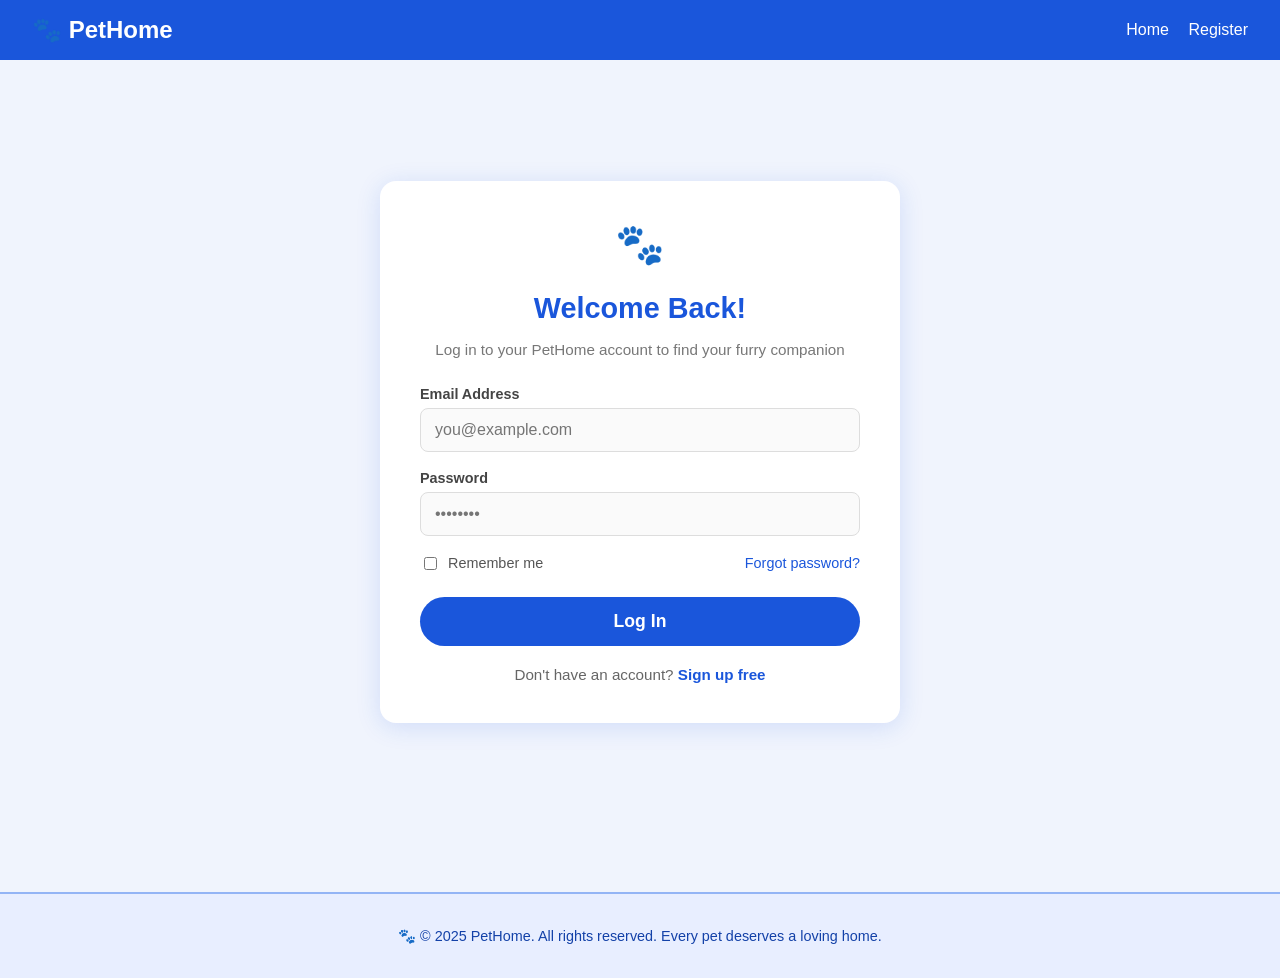
<file: login.html>
<!DOCTYPE html>
<html lang="en">
<head>
  <meta charset="UTF-8">
  <meta name="viewport" content="width=device-width, initial-scale=1.0">
  <title>PetHome - Login</title>
  <link rel="stylesheet" href="style.css">
</head>
<body>
  <header>
    <div class="logo">🐾 PetHome</div>
    <nav>
      <a href="index.html" title="Go to Home">Home</a>
      <a href="register.html" title="Go to Register">Register</a>
    </nav>
  </header>

  <main class="login-container">
    <div class="login-card">
      <div class="login-icon">🐾</div>
      <h2>Welcome Back!</h2>
      <p>Log in to your PetHome account to find your furry companion</p>

      <form action="/login" method="POST" class="login-form">
        <div class="form-group">
          <label for="email">Email Address</label>
          <input
            type="email"
            id="email"
            name="email"
            placeholder="you@example.com"
            required
            autocomplete="email"
          >
        </div>

        <div class="form-group">
          <label for="password">Password</label>
          <input
            type="password"
            id="password"
            name="password"
            placeholder="••••••••"
            required
            autocomplete="current-password"
          >
        </div>

        <div class="form-options">
          <label class="checkbox-label">
            <input type="checkbox" name="remember" id="remember">
            <span>Remember me</span>
          </label>
          <a href="#" class="forgot-link">Forgot password?</a>
        </div>

        <button type="submit" class="login-btn">Log In</button>
      </form>

      <div class="signup-link">
        Don't have an account? <a href="register.html">Sign up free</a>
      </div>
    </div>
  </main>

  <footer>
    <p>🐾 &copy; 2025 PetHome. All rights reserved. Every pet deserves a loving home.</p>
  </footer>
</body>
</html>
</file>
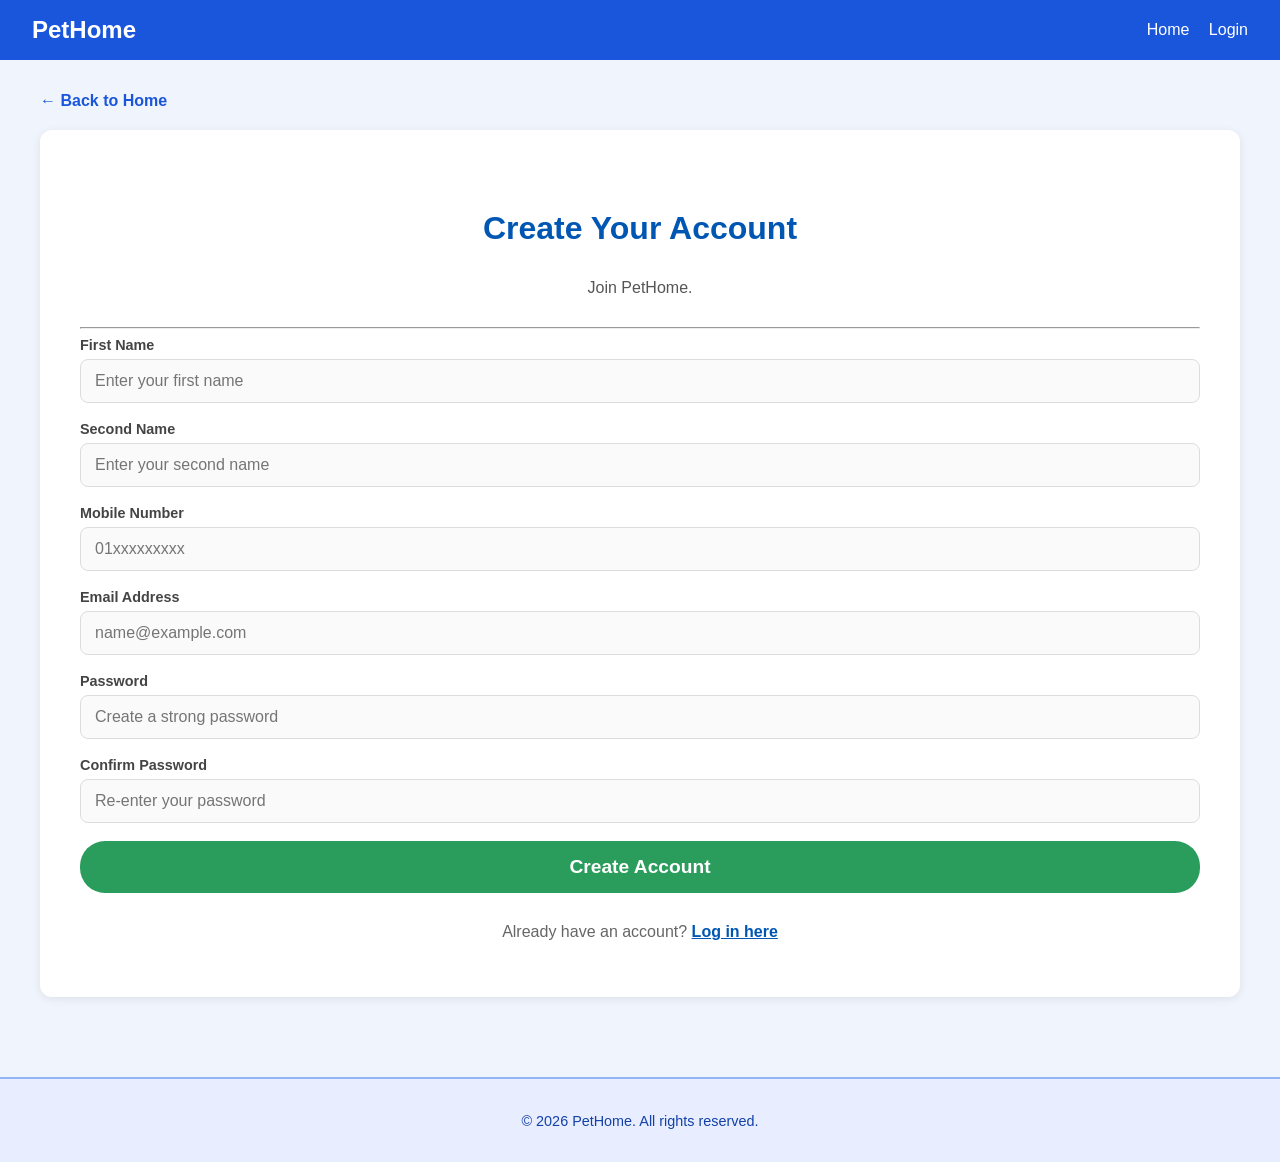
<file: register.html>
<!DOCTYPE html>
<html lang="en">
<head>
    <meta charset="UTF-8">
    <meta name="viewport" content="width=device-width, initial-scale=1.0">
    <title>Register - PetHome</title>
    <link rel="stylesheet" href="style.css">
</head>
<body>

    <header>
        <div class="logo">PetHome</div>
        <nav>
      <a href="index.html" title="Go to Home">Home</a>
      <a href="login.html" title="Go to Login">Login</a>
        </nav>
    </header>

    <main>
        
        <a href="index.html" class="back-link">← Back to Home</a>

        <div class="job-details-container">
            <h1 style="color: #0056b3; text-align: center;">Create Your Account</h1>
            
            <p style="text-align: center; color: #555; margin-bottom: 30px;">
                Join PetHome.
            </p>
            
            <hr>

            <form id="register-form">
                <div class="form-group">
                    <label>First Name</label>
                    <input type="text" placeholder="Enter your first name" required>
                </div>

                <div class="form-group">
                    <label>Second Name</label>
                    <input type="text" placeholder="Enter your second name" required>
                </div>

            

                <div class="form-group">
                    <label>Mobile Number</label>
                    <input 
                        type="tel" 
                        placeholder="01xxxxxxxxx" 
                        maxlength="11" 
                        oninput="this.value = this.value.replace(/[^0-9]/g, '')" 
                        required>
                </div>

                <div class="form-group">
                    <label>Email Address</label>
                    <input type="email" placeholder="name@example.com" required>
                </div>

                <div class="form-group">
                    <label>Password</label>
                    <input 
                        type="password" 
                        placeholder="Create a strong password" 
                        minlength="8" 
                        required>
                </div>

                <div class="form-group">
                    <label>Confirm Password</label>
                    <input 
                        type="password" 
                        placeholder="Re-enter your password" 
                        minlength="8" 
                        required>
                </div>

        

                <button type="submit" class="apply-btn">Create Account</button>
            </form>

            <p style="text-align: center; margin-top: 30px; color: #666;">
                Already have an account? <a href="login.html" style="color: #0056b3; font-weight: bold;">Log in here</a>
            </p>
        </div>
    </main>

    <footer>
        <p>&copy; 2026 PetHome. All rights reserved.</p>
    </footer>

    <script>
        document.getElementById('register-form').addEventListener('submit', function(e) {
            e.preventDefault();

            const password = this.querySelector('input[type="password"]').value;
            const confirmPassword = this.querySelectorAll('input[type="password"]')[1].value;

            if (password !== confirmPassword) {
                alert("Passwords do not match. Please try again.");
                return;
            }

        
            alert("Registration Successful!\nWelcome to HireHub. You can now log in.");
            
            window.location.href = "login.html";
        });
    </script>

</body>
</html>
</file>
<file: style.css>
body {
    font-family: Arial, sans-serif;
    margin: 0;
    padding: 0;
    background-color: #f0f4fd;
}

header {
    background-color: #1a56db;
    color: white;
    padding: 1rem 2rem;
    display: flex;
    justify-content: space-between;
    align-items: center;
}

.logo {
    font-size: 1.5rem;
    font-weight: bold;
    background: none;
    padding: 0;
}

nav a {
    color: white;
    text-decoration: none;
    margin-left: 15px;
    font-size: 1rem;
}

nav a:hover {
    text-decoration: underline;
}


main {
    padding: 2rem;
    max-width: 1200px;
    margin: 0 auto;
}

h1 {
    color: #fffcfc;
    text-align: center;
    margin-bottom: 2rem;
    margin-top: 2.5rem;
}


.filter-section {
    background: white;
    padding: 1.2rem 2rem;
    box-shadow: 0 2px 8px rgba(0,0,0,0.07);
}

.filter-tabs {
    display: flex;
    justify-content: center;
    gap: 12px;
    flex-wrap: wrap;
    max-width: 1200px;
    margin: 0 auto;
}

.filter-btn {
    background: #f0f4fd;
    color: #1a56db;
    border: 2px solid #1a56db;
    padding: 10px 22px;
    border-radius: 25px;
    cursor: pointer;
    font-size: 0.95rem;
    font-weight: bold;
    width: auto;
    transition: all 0.2s;
}

.filter-btn:hover,
.filter-btn.active {
    background-color: #1a56db;
    color: white;
}


.stats-section {
    display: flex;
    justify-content: center;
    gap: 40px;
    background: linear-gradient(135deg, #1a56db, #3b82f6);
    padding: 2rem;
    flex-wrap: wrap;
    margin-top: 1rem;
}

.stat-item {
    text-align: center;
    color: white;
}

.stat-number {
    display: block;
    font-size: 2.2rem;
    font-weight: bold;
}

.stat-label {
    display: block;
    font-size: 0.9rem;
    opacity: 0.9;
    margin-top: 4px;
}


.jobs-container {
    display: grid;
    grid-template-columns: repeat(auto-fit, minmax(280px, 1fr));
    gap: 20px;
}

.job-card {
    background: white;
    padding: 24px 20px 20px;
    border-radius: 12px;
    box-shadow: 0 2px 8px rgba(0,0,0,0.08);
    transition: transform 0.2s, box-shadow 0.2s;
    border-left: 5px solid #1a56db;
    text-align: center;
}

.job-card:hover {
    transform: translateY(-6px);
    box-shadow: 0 8px 20px rgba(26, 86, 219, 0.2);
}

.pet-emoji {
    font-size: 2.8rem;
    margin-bottom: 8px;
}

.job-card h3 {
    margin-top: 0;
    margin-bottom: 6px;
    color: #1a56db;
    font-size: 1.2rem;
}

.pet-breed {
    font-size: 0.85rem;
    color: #888;
    margin: 4px 0 8px;
}

.company {
    font-weight: bold;
    color: #333;
    margin: 6px 0;
    font-size: 0.95rem;
}

.details {
    color: #666;
    font-size: 0.85rem;
    margin-bottom: 15px;
}

button {
    background-color: #1a56db;
    color: white;
    border: none;
    padding: 10px 15px;
    border-radius: 25px;
    cursor: pointer;
    width: 100%;
    font-size: 1rem;
    font-weight: bold;
    transition: background-color 0.2s;
}

button:hover {
    background-color: #1341a8;
}


.PetHome {
    min-height: 90vh;
    background-image: url("images/PetHome.png");
    background-size: cover;
    background-position: center;
    background-repeat: no-repeat;
    background-color: #3b82f6; /* fallback if image missing */
    position: relative;
    color: #fff;
}

.PetHome-overlay {
    position: absolute;
    inset: 0;
    background: rgba(0, 0, 0, 0.42);
    display: flex;
    flex-direction: column;
}

.PetHome-center {
    flex: 1;
    display: flex;
    flex-direction: column;
    justify-content: center;
    align-items: flex-start;
    text-align: left;
    padding: 0 60px;
    max-width: 1200px;
    margin: 0 auto;
    width: 100%;
    box-sizing: border-box;
}

.PetHome-center h1 {
    font-size: 3.2rem;
    font-weight: bold;
    margin-bottom: 20px;
    line-height: 1.2;
    color: white;
    text-shadow: 2px 2px 10px rgba(0,0,0,0.6);
    max-width: 600px;
}

.PetHome-center p {
    font-size: 1.2rem;
    margin-bottom: 40px;
    max-width: 540px;
    color: white;
    text-shadow: 1px 1px 8px rgba(0,0,0,0.5);
}

.PetHome-search-box {
    display: flex;
    background: #fff;
    border-radius: 50px;
    overflow: hidden;
    max-width: 580px;
    width: 100%;
    box-shadow: 0 10px 30px rgba(0,0,0,0.2);
}

.PetHome-search-box input {
    flex: 1;
    padding: 18px 24px;
    border: none;
    font-size: 1.05rem;
    outline: none;
    color: #333;
}

.PetHome-search-box button {
    padding: 0 36px;
    border: none;
    background: #1a56db;
    color: #fff;
    font-weight: bold;
    font-size: 1rem;
    cursor: pointer;
    border-radius: 0 50px 50px 0;
    width: auto;
    transition: background 0.3s;
}

.PetHome-search-box button:hover {
    background: #1341a8;
}


.companies-section {
    padding: 40px 20px;
    background-color: #f0f4fd;
    text-align: center;
}

.container {
    max-width: 1200px;
    margin: 0 auto;
}

.companies-carousel {
    overflow: hidden;
    position: relative;
    width: 100%;
}

.carousel-track {
    display: flex;
    width: max-content;
    animation: scroll-left 40s linear infinite;
    align-items: center;
}

.shelter-badge {
    display: inline-block;
    background: white;
    border: 2px solid #3b82f6;
    color: #1341a8;
    font-weight: bold;
    font-size: 0.9rem;
    padding: 10px 22px;
    border-radius: 25px;
    margin: 0 14px;
    white-space: nowrap;
    transition: all 0.3s;
}

.shelter-badge:hover {
    background: #1a56db;
    color: white;
    transform: scale(1.05);
}

.companies-carousel:hover .carousel-track {
    animation-play-state: paused;
}

@keyframes scroll-left {
    0%   { transform: translateX(0); }
    100% { transform: translateX(-50%); }
}


.login-container {
    min-height: 80vh;
    display: flex;
    justify-content: center;
    align-items: center;
    padding: 2rem;
    background-color: #f0f4fd;
}

.login-card {
    background: white;
    padding: 40px;
    border-radius: 16px;
    box-shadow: 0 4px 24px rgba(26, 86, 219, 0.15);
    width: 100%;
    max-width: 440px;
    text-align: center;
}

.register-card {
    max-width: 500px;
}

.login-icon {
    font-size: 2.5rem;
    margin-bottom: 8px;
}

.login-card h2 {
    color: #1a56db;
    font-size: 1.8rem;
    margin-bottom: 8px;
}

.login-card p {
    color: #777;
    margin-bottom: 28px;
    font-size: 0.95rem;
}

.form-group {
    margin-bottom: 18px;
    text-align: left;
}

.form-group label {
    display: block;
    margin-bottom: 6px;
    font-weight: bold;
    color: #444;
    font-size: 0.9rem;
}

.form-group input[type="text"],
.form-group input[type="email"],
.form-group input[type="password"],
.form-group input[type="tel"],
.form-select {
    width: 100%;
    padding: 12px 14px;
    border: 1.5px solid #ddd;
    border-radius: 8px;
    font-size: 1rem;
    box-sizing: border-box;
    transition: border-color 0.3s;
    background: #fafafa;
}

.form-group input:focus,
.form-select:focus {
    outline: none;
    border-color: #1a56db;
    box-shadow: 0 0 0 3px rgba(26, 86, 219, 0.12);
    background: white;
}

.form-options {
    display: flex;
    justify-content: space-between;
    align-items: center;
    margin-bottom: 20px;
    font-size: 0.9rem;
}

.checkbox-label {
    display: flex;
    align-items: center;
    gap: 8px;
    cursor: pointer;
    color: #555;
}

.checkbox-group {
    margin-bottom: 20px;
}

.checkbox-group a {
    color: #1a56db;
}

.forgot-link {
    color: #1a56db;
    text-decoration: none;
    font-size: 0.9rem;
}

.forgot-link:hover {
    text-decoration: underline;
}

.login-btn {
    width: 100%;
    background-color: #1a56db;
    color: white;
    border: none;
    padding: 14px;
    border-radius: 25px;
    font-size: 1.1rem;
    font-weight: bold;
    cursor: pointer;
    transition: background-color 0.3s;
    margin-top: 4px;
}

.login-btn:hover {
    background-color: #1341a8;
}

.signup-link {
    margin-top: 20px;
    color: #666;
    font-size: 0.95rem;
}

.signup-link a {
    color: #1a56db;
    font-weight: bold;
    text-decoration: none;
}

.signup-link a:hover {
    text-decoration: underline;
}


.back-link {
    display: inline-block;
    margin-bottom: 20px;
    color: #1a56db;
    text-decoration: none;
    font-weight: bold;
}

.job-details-container {
    background: white;
    padding: 40px;
    border-radius: 12px;
    box-shadow: 0 2px 10px rgba(0,0,0,0.08);
}

.job-header h1 {
    margin-bottom: 10px;
    color: #1a56db;
}

.apply-btn {
    display: block;
    width: 100%;
    background-color: #2a9d5c;
    color: white;
    text-align: center;
    padding: 15px 0;
    text-decoration: none;
    border-radius: 25px;
    font-size: 1.2rem;
    font-weight: bold;
    transition: background 0.3s;
}

.apply-btn:hover {
    background-color: #8a7021;
}


footer {
    text-align: center;
    padding: 1.2rem;
    font-size: 0.9rem;
    background: #e8eeff;
    color: #1341a8;
    margin-top: 3rem;
    border-top: 2px solid #93b4f5;
}

@media (max-width: 768px) {
    .PetHome-center {
        padding: 0 24px;
        align-items: center;
        text-align: center;
    }

    .PetHome-center h1 {
        font-size: 2rem;
    }

    .stats-section {
        gap: 20px;
    }

    .filter-tabs {
        gap: 8px;
    }

    .filter-btn {
        padding: 8px 14px;
        font-size: 0.85rem;
    }
}
</file>
